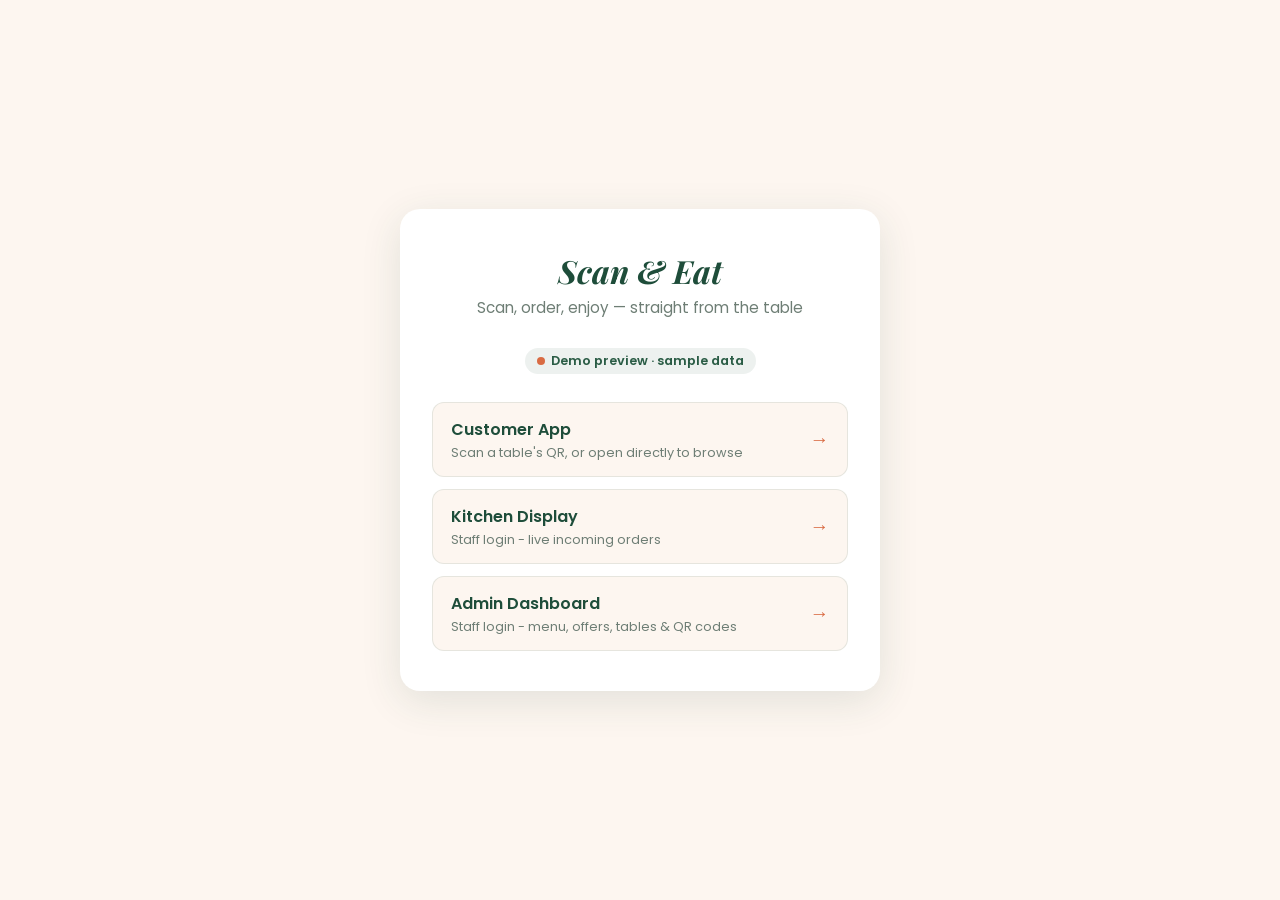
<file: index.html>
<!--
  FILE: index.html
  PURPOSE: A small launcher page at the site root so the bare domain shows the
           three apps (customer / kitchen / admin) instead of a 404. Real
           customers never see it: their QR codes open
           customer/index.html?table=<token> directly.
  LOGIC:   - Colors/fonts match the customer app's theme (customer/css/style.css).
           - Links are RELATIVE so the folder works at a domain root (Vercel)
             or under a sub-path (GitHub Pages project site) unchanged.
           - landing.js reads shared/js/config.js and shows whether the apps
             are in demo mode (no BACKEND_URL) or connected to a backend.
           - No credentials are printed here (it is a public page).
-->
<!DOCTYPE html>
<html lang="en" dir="ltr">
<head>
    <meta charset="UTF-8">
    <meta name="viewport" content="width=device-width, initial-scale=1.0">
    <title>Scan & Eat</title>
    <link rel="preconnect" href="https://fonts.googleapis.com">
    <link rel="preconnect" href="https://fonts.gstatic.com" crossorigin>
    <link href="https://fonts.googleapis.com/css2?family=Poppins:wght@400;500;600;700&family=Playfair+Display:ital,wght@0,600;1,700&display=swap" rel="stylesheet">
    <style>
        :root {
            --bg-warm-cream: #FDF6F0;
            --primary-green: #1E4D3A;
            --secondary-green: #2A5C45;
            --pure-white: #FFFFFF;
            --accent-orange: #D96B43;
            --text-muted: #6E7E75;
        }
        * { box-sizing: border-box; }
        body {
            margin: 0;
            font-family: 'Poppins', sans-serif;
            background: var(--bg-warm-cream);
            color: var(--primary-green);
            min-height: 100vh;
            display: flex;
            align-items: center;
            justify-content: center;
            padding: 24px;
        }
        .card {
            background: var(--pure-white);
            border-radius: 20px;
            max-width: 480px;
            width: 100%;
            padding: 40px 32px;
            box-shadow: 0 10px 40px rgba(30, 77, 58, 0.12);
            text-align: center;
        }
        h1 {
            font-family: 'Playfair Display', serif;
            font-weight: 700;
            font-style: italic;
            font-size: 2rem;
            margin: 0 0 4px;
        }
        .subtitle { color: var(--text-muted); margin: 0 0 28px; font-size: 0.95rem; }
        .status {
            display: inline-flex;
            align-items: center;
            gap: 6px;
            background: rgba(30, 77, 58, 0.08);
            color: var(--secondary-green);
            font-size: 0.8rem;
            font-weight: 600;
            padding: 4px 12px;
            border-radius: 999px;
            margin-bottom: 28px;
        }
        .status::before { content: ""; width: 8px; height: 8px; border-radius: 50%; background: #3fae6a; }
        .status.demo::before { background: var(--accent-orange); }
        .links { display: grid; gap: 12px; text-align: left; }
        a.link {
            display: flex;
            align-items: center;
            justify-content: space-between;
            text-decoration: none;
            color: var(--primary-green);
            background: var(--bg-warm-cream);
            border: 1px solid rgba(30, 77, 58, 0.1);
            border-radius: 12px;
            padding: 14px 18px;
            font-weight: 600;
            transition: transform 0.15s ease, box-shadow 0.15s ease;
        }
        a.link:hover { transform: translateY(-2px); box-shadow: 0 6px 16px rgba(30, 77, 58, 0.1); }
        a.link span.desc { display: block; font-weight: 400; color: var(--text-muted); font-size: 0.8rem; margin-top: 2px; }
        a.link .arrow { color: var(--accent-orange); font-size: 1.2rem; }
    </style>
</head>
<body>
    <div class="card">
        <h1>Scan &amp; Eat</h1>
        <p class="subtitle">Scan, order, enjoy — straight from the table</p>
        <div class="status" id="mode-badge">Frontend</div>
        <div class="links">
            <a class="link" href="customer/index.html">
                <span>Customer App<span class="desc">Scan a table's QR, or open directly to browse</span></span>
                <span class="arrow">&rarr;</span>
            </a>
            <a class="link" href="kitchen/login.html">
                <span>Kitchen Display<span class="desc">Staff login - live incoming orders</span></span>
                <span class="arrow">&rarr;</span>
            </a>
            <a class="link" href="admin/login.html">
                <span>Admin Dashboard<span class="desc">Staff login - menu, offers, tables &amp; QR codes</span></span>
                <span class="arrow">&rarr;</span>
            </a>
        </div>
    </div>
    <script src="shared/js/config.js"></script>
    <script src="landing.js"></script>
</body>
</html>
</file>
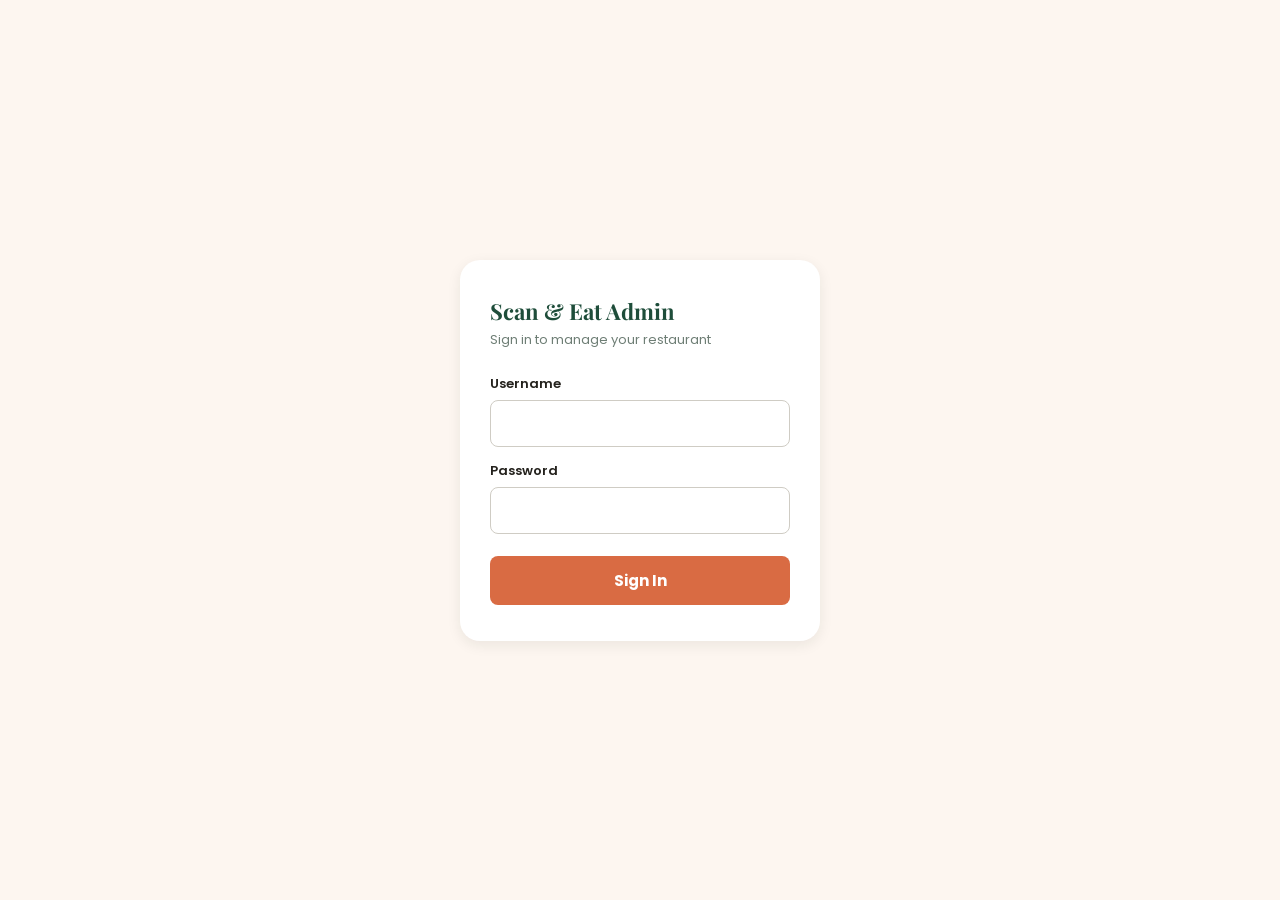
<file: admin/categories.html>
<!--
  FILE: admin/categories.html
  PURPOSE: Category management (add/edit/delete) - per
           05-FRONTEND-ARCHITECTURE.md section 4.
-->
<!DOCTYPE html>
<html lang="en">
<head>
    <meta charset="UTF-8">
    <meta name="viewport" content="width=device-width, initial-scale=1.0">
    <title>Categories - Scan & Eat Admin</title>
    <link rel="stylesheet" href="css/admin.css">
</head>
<body data-page="categories">
    <div class="admin-layout">
        <aside class="sidebar">
            <div class="sidebar-brand">Scan &amp; Eat<span>ADMIN</span></div>
            <nav class="sidebar-nav">
                <a href="dashboard.html" data-page="dashboard">📊 Dashboard</a>
                <a href="products.html" data-page="products">🍔 Products</a>
                <a href="categories.html" data-page="categories">🗂️ Categories</a>
                <a href="offers.html" data-page="offers">🎁 Offers</a>
                <a href="tables.html" data-page="tables">🔗 Tables &amp; QR</a>
            </nav>
            <div class="sidebar-footer">
                <span id="admin-name"></span>
                <button id="logout-btn">Sign Out</button>
            </div>
        </aside>

        <main class="admin-content">
            <h1 class="page-title">Categories</h1>
            <p class="page-subtitle">The sections customers scroll through at the top of the Menu page.</p>

            <div id="demo-mode-banner" hidden><span id="demo-mode-banner-text"></span></div>

            <div class="panel">
                <div class="toolbar">
                    <span></span>
                    <button class="btn btn-primary" id="add-category-btn">+ Add Category</button>
                </div>
                <table class="data-table">
                    <thead><tr><th>Order</th><th>Name</th><th>Image</th><th></th></tr></thead>
                    <tbody id="categories-table-body"></tbody>
                </table>
                <p class="empty-state" id="categories-empty-msg" hidden>No categories yet.</p>
            </div>
        </main>
    </div>

    <div class="modal-backdrop" id="category-modal" hidden>
        <div class="modal-box">
            <h3 id="category-modal-title">Add Category</h3>
            <form id="category-form">
                <input type="hidden" id="category-id">
                <div class="form-field">
                    <label for="category-name">Name</label>
                    <input type="text" id="category-name" required>
                </div>
                <div class="form-field">
                    <label for="category-image">Image URL</label>
                    <input type="url" id="category-image" placeholder="https://...">
                </div>
                <div class="form-field">
                    <label for="category-order">Display Order</label>
                    <input type="number" id="category-order" min="1" step="1" required>
                </div>
                <div class="form-actions">
                    <button type="button" class="btn btn-secondary" id="category-cancel-btn">Cancel</button>
                    <button type="submit" class="btn btn-primary" id="category-save-btn">Save</button>
                </div>
            </form>
        </div>
    </div>

    <script src="../shared/js/config.js"></script>
    <script src="../shared/js/auth.js"></script>
    <script src="../shared/js/api-client.js"></script>
    <script src="js/admin-demo-data.js"></script>
    <script src="js/nav.js"></script>
    <script src="js/categories.js"></script>
</body>
</html>
</file>
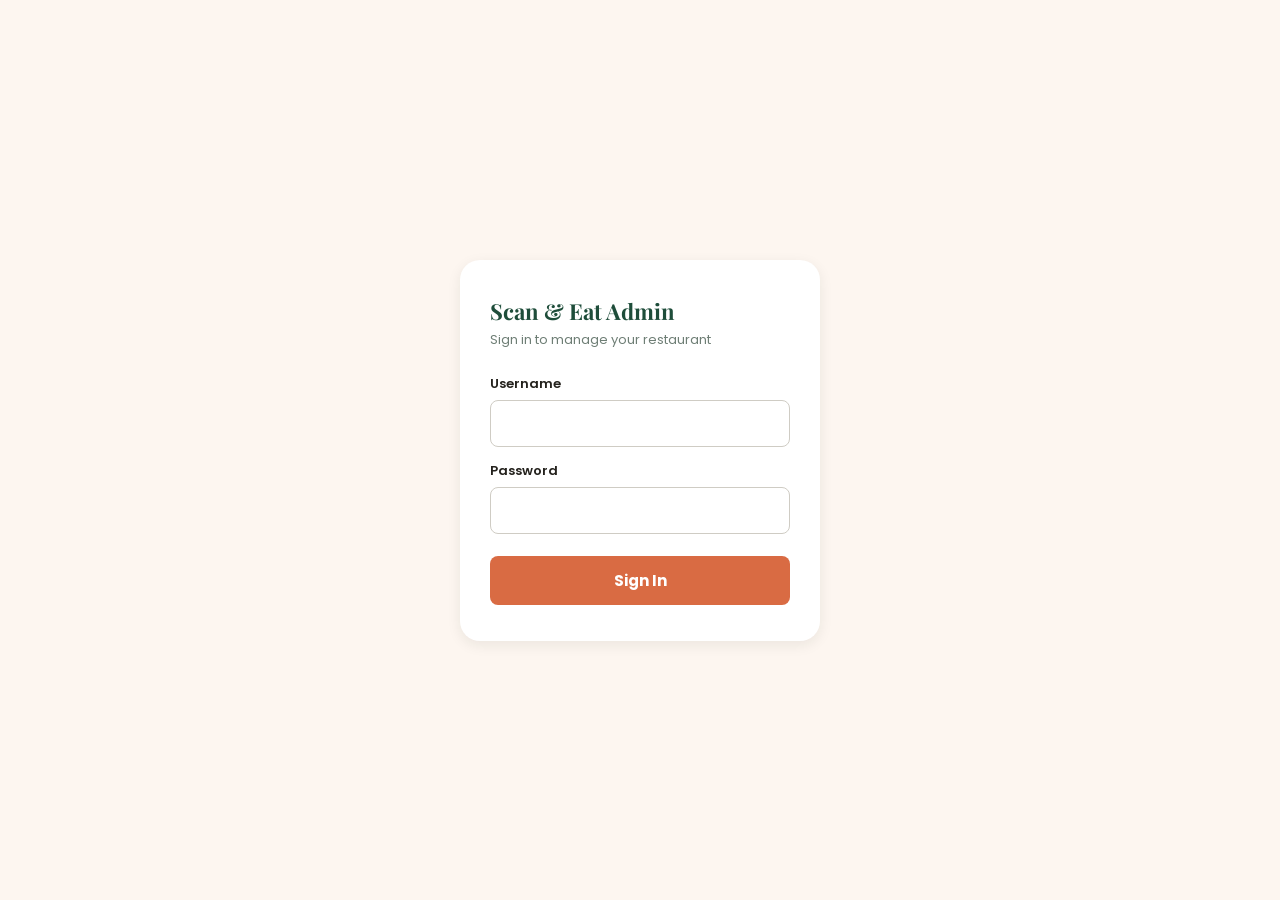
<file: admin/dashboard.html>
<!--
  FILE: admin/dashboard.html
  PURPOSE: Landing page after admin login - summary numbers and best
           sellers, per 05-FRONTEND-ARCHITECTURE.md section 4.
-->
<!DOCTYPE html>
<html lang="en">
<head>
    <meta charset="UTF-8">
    <meta name="viewport" content="width=device-width, initial-scale=1.0">
    <title>Dashboard - Scan & Eat Admin</title>
    <link rel="stylesheet" href="css/admin.css">
</head>
<body data-page="dashboard">
    <div class="admin-layout">
        <aside class="sidebar">
            <div class="sidebar-brand">Scan &amp; Eat<span>ADMIN</span></div>
            <nav class="sidebar-nav">
                <a href="dashboard.html" data-page="dashboard">📊 Dashboard</a>
                <a href="products.html" data-page="products">🍔 Products</a>
                <a href="categories.html" data-page="categories">🗂️ Categories</a>
                <a href="offers.html" data-page="offers">🎁 Offers</a>
                <a href="tables.html" data-page="tables">🔗 Tables &amp; QR</a>
            </nav>
            <div class="sidebar-footer">
                <span id="admin-name"></span>
                <button id="logout-btn">Sign Out</button>
            </div>
        </aside>

        <main class="admin-content">
            <h1 class="page-title">Dashboard</h1>
            <p class="page-subtitle">A quick look at how things are going today.</p>

            <div id="demo-mode-banner" hidden><span id="demo-mode-banner-text"></span></div>

            <div class="tile-row" id="summary-tiles">
                <div class="tile"><div class="tile-label">Orders Today</div><div class="tile-value" id="tile-orders-today">—</div></div>
                <div class="tile"><div class="tile-label">Revenue Today</div><div class="tile-value" id="tile-revenue-today">—</div></div>
                <div class="tile"><div class="tile-label">Avg. Order Value</div><div class="tile-value" id="tile-avg-order">—</div></div>
                <div class="tile"><div class="tile-label">Active Tables</div><div class="tile-value" id="tile-active-tables">—</div></div>
            </div>

            <div class="panel">
                <h2>🔥 Best Sellers (last 30 days)</h2>
                <table class="data-table">
                    <thead><tr><th>Product</th><th>Category</th><th>Orders</th><th>Price</th></tr></thead>
                    <tbody id="best-sellers-body"></tbody>
                </table>
            </div>
        </main>
    </div>

    <script src="../shared/js/config.js"></script>
    <script src="../shared/js/auth.js"></script>
    <script src="../shared/js/api-client.js"></script>
    <script src="js/admin-demo-data.js"></script>
    <script src="js/nav.js"></script>
    <script src="js/dashboard.js"></script>
</body>
</html>
</file>
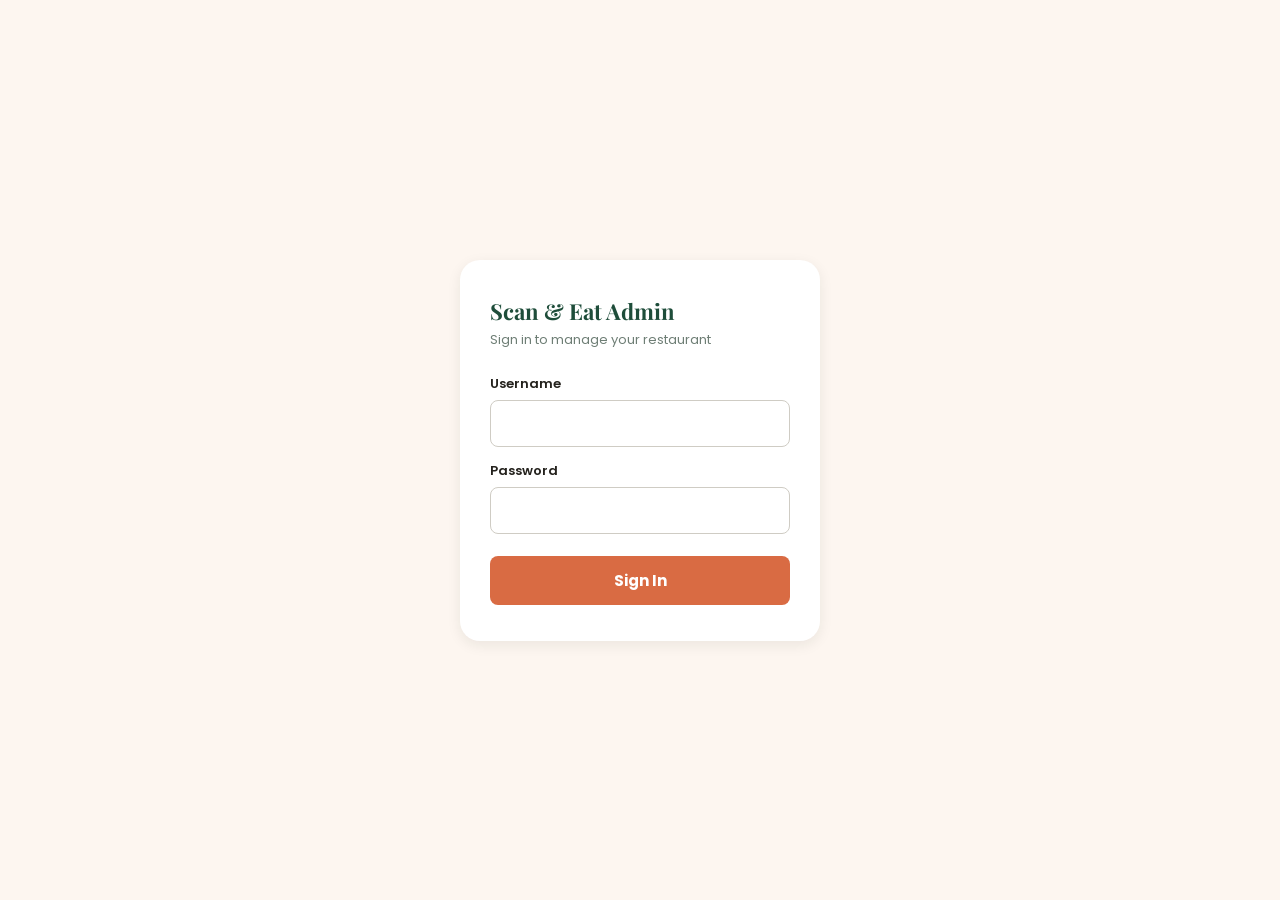
<file: admin/login.html>
<!--
  FILE: admin/login.html
  PURPOSE: Admin sign-in. Same pattern as kitchen/login.html (shared
           shared/js/login-form.js), but the demo account carries the
           Admin role, and a successful real login must also carry the
           Admin role specifically per 08-API-CONTRACT.md's Auth column -
           enforced by Auth.guardPage({requireRole:"Admin"}) on every other
           admin page, not here.
-->
<!DOCTYPE html>
<html lang="en">
<head>
    <meta charset="UTF-8">
    <meta name="viewport" content="width=device-width, initial-scale=1.0">
    <title>Admin Login - Scan & Eat</title>
    <link rel="stylesheet" href="css/admin.css">
</head>
<body>
    <div class="login-page">
        <div class="login-card">
            <h1>Scan & Eat Admin</h1>
            <p class="subtitle">Sign in to manage your restaurant</p>

            <form id="login-form">
                <label for="username">Username</label>
                <input type="text" id="username" autocomplete="username" required>

                <label for="password">Password</label>
                <input type="password" id="password" autocomplete="current-password" required>

                <div id="login-error" hidden></div>

                <button type="submit">Sign In</button>
            </form>
        </div>
    </div>

    <script src="../shared/js/config.js"></script>
    <script src="../shared/js/auth.js"></script>
    <script src="../shared/js/api-client.js"></script>
    <script src="../shared/js/login-form.js"></script>
    <script src="js/login-init.js"></script>
</body>
</html>
</file>
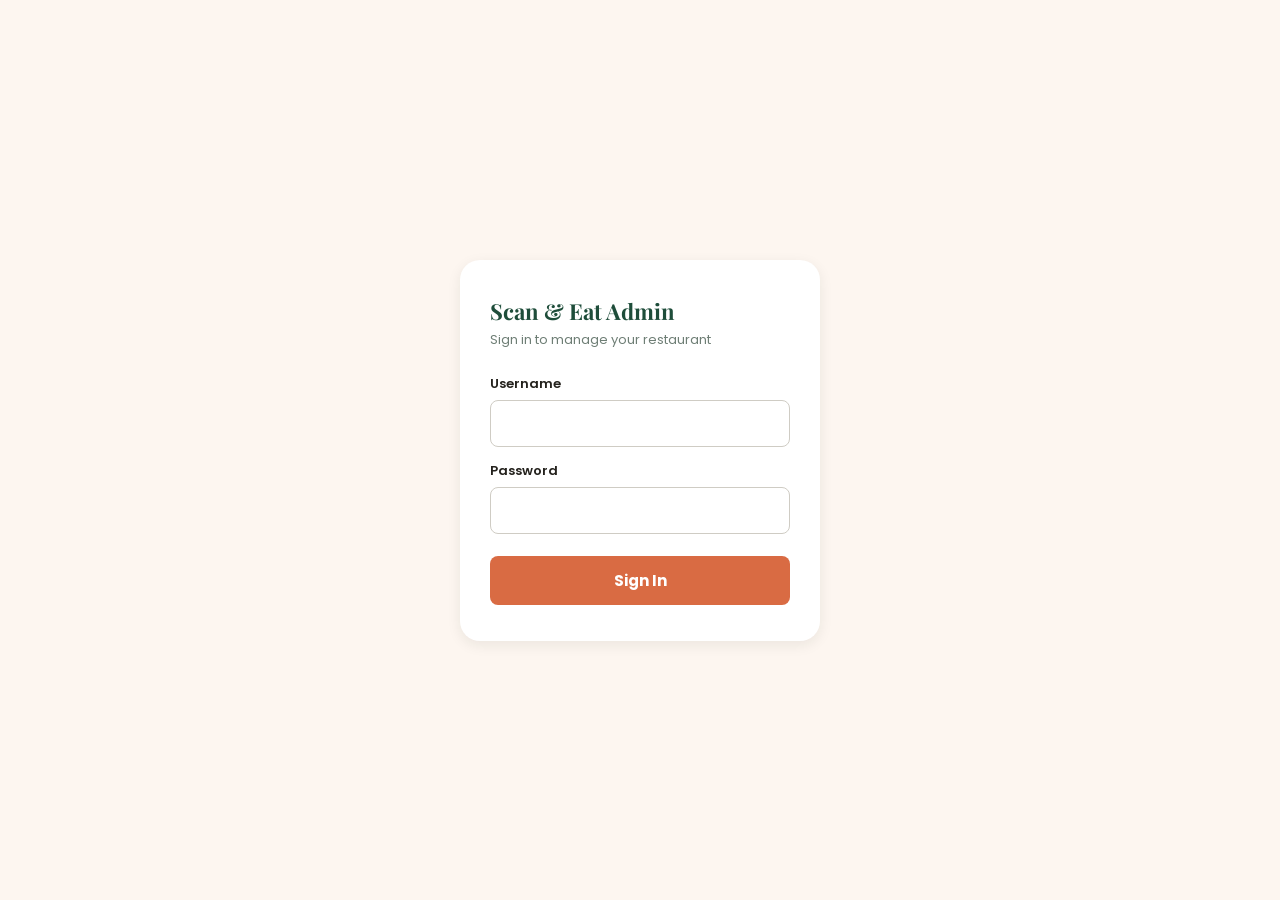
<file: admin/offers.html>
<!--
  FILE: admin/offers.html
  PURPOSE: Combo offer management, including the IsFeatured flag that
           controls the "Best Offer" highlight card on the customer Menu
           page - see 03-DATABASE-SCHEMA.md's Offer.IsFeatured.
-->
<!DOCTYPE html>
<html lang="en">
<head>
    <meta charset="UTF-8">
    <meta name="viewport" content="width=device-width, initial-scale=1.0">
    <title>Offers - Scan & Eat Admin</title>
    <link rel="stylesheet" href="css/admin.css">
</head>
<body data-page="offers">
    <div class="admin-layout">
        <aside class="sidebar">
            <div class="sidebar-brand">Scan &amp; Eat<span>ADMIN</span></div>
            <nav class="sidebar-nav">
                <a href="dashboard.html" data-page="dashboard">📊 Dashboard</a>
                <a href="products.html" data-page="products">🍔 Products</a>
                <a href="categories.html" data-page="categories">🗂️ Categories</a>
                <a href="offers.html" data-page="offers">🎁 Offers</a>
                <a href="tables.html" data-page="tables">🔗 Tables &amp; QR</a>
            </nav>
            <div class="sidebar-footer">
                <span id="admin-name"></span>
                <button id="logout-btn">Sign Out</button>
            </div>
        </aside>

        <main class="admin-content">
            <h1 class="page-title">Offers</h1>
            <p class="page-subtitle">Combo deals shown on the Offers page. Exactly one can be featured on the Menu page at a time.</p>

            <div id="demo-mode-banner" hidden><span id="demo-mode-banner-text"></span></div>

            <div class="panel">
                <div class="toolbar">
                    <span></span>
                    <button class="btn btn-primary" id="add-offer-btn">+ Add Offer</button>
                </div>
                <table class="data-table">
                    <thead><tr><th>Title</th><th>Price</th><th>Status</th><th>Featured</th><th></th></tr></thead>
                    <tbody id="offers-table-body"></tbody>
                </table>
                <p class="empty-state" id="offers-empty-msg" hidden>No offers yet.</p>
            </div>
        </main>
    </div>

    <div class="modal-backdrop" id="offer-modal" hidden>
        <div class="modal-box">
            <h3 id="offer-modal-title">Add Offer</h3>
            <form id="offer-form">
                <input type="hidden" id="offer-id">
                <div class="form-field">
                    <label for="offer-title">Title</label>
                    <input type="text" id="offer-title" required>
                </div>
                <div class="form-field">
                    <label for="offer-description">Description</label>
                    <textarea id="offer-description" required></textarea>
                </div>
                <div class="form-field">
                    <label for="offer-old-price">Old Price (EGP)</label>
                    <input type="number" id="offer-old-price" min="1" step="1" required>
                </div>
                <div class="form-field">
                    <label for="offer-new-price">New Price (EGP)</label>
                    <input type="number" id="offer-new-price" min="1" step="1" required>
                </div>
                <div class="checkbox-field">
                    <input type="checkbox" id="offer-active">
                    <label for="offer-active" style="margin:0;">Active (visible on the Offers page)</label>
                </div>
                <div class="checkbox-field">
                    <input type="checkbox" id="offer-featured">
                    <label for="offer-featured" style="margin:0;">Featured (shown as "Best Offer" on the Menu page)</label>
                </div>
                <div class="form-actions">
                    <button type="button" class="btn btn-secondary" id="offer-cancel-btn">Cancel</button>
                    <button type="submit" class="btn btn-primary" id="offer-save-btn">Save</button>
                </div>
            </form>
        </div>
    </div>

    <script src="../shared/js/config.js"></script>
    <script src="../shared/js/auth.js"></script>
    <script src="../shared/js/api-client.js"></script>
    <script src="js/admin-demo-data.js"></script>
    <script src="js/nav.js"></script>
    <script src="js/offers.js"></script>
</body>
</html>
</file>
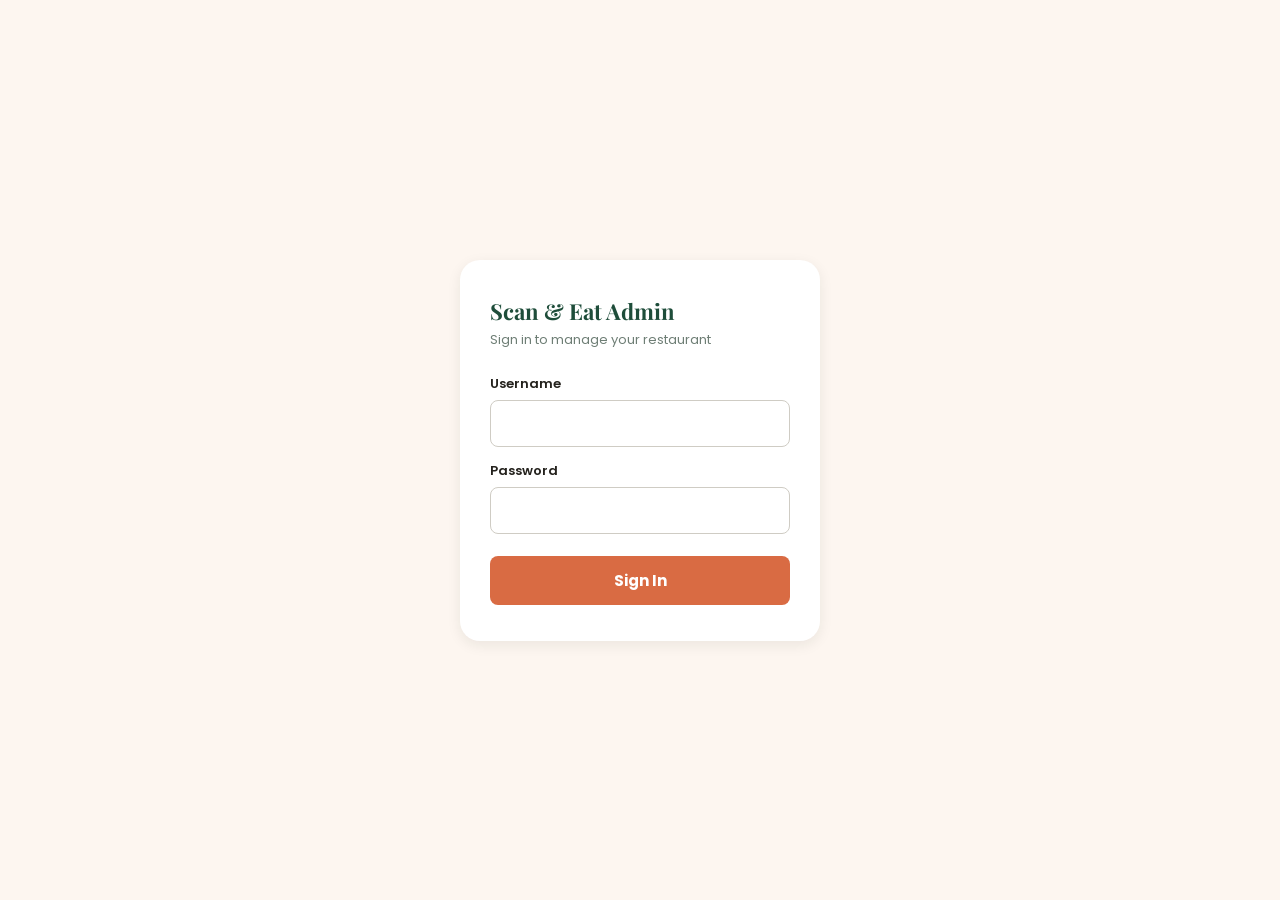
<file: admin/products.html>
<!--
  FILE: admin/products.html
  PURPOSE: Product catalog management - table, add/edit modal, and the
           one-tap Sold Out toggle, per 05-FRONTEND-ARCHITECTURE.md
           section 4 and PATCH /api/admin/products/{id}/availability in
           08-API-CONTRACT.md.
-->
<!DOCTYPE html>
<html lang="en">
<head>
    <meta charset="UTF-8">
    <meta name="viewport" content="width=device-width, initial-scale=1.0">
    <title>Products - Scan & Eat Admin</title>
    <link rel="stylesheet" href="css/admin.css">
</head>
<body data-page="products">
    <div class="admin-layout">
        <aside class="sidebar">
            <div class="sidebar-brand">Scan &amp; Eat<span>ADMIN</span></div>
            <nav class="sidebar-nav">
                <a href="dashboard.html" data-page="dashboard">📊 Dashboard</a>
                <a href="products.html" data-page="products">🍔 Products</a>
                <a href="categories.html" data-page="categories">🗂️ Categories</a>
                <a href="offers.html" data-page="offers">🎁 Offers</a>
                <a href="tables.html" data-page="tables">🔗 Tables &amp; QR</a>
            </nav>
            <div class="sidebar-footer">
                <span id="admin-name"></span>
                <button id="logout-btn">Sign Out</button>
            </div>
        </aside>

        <main class="admin-content">
            <h1 class="page-title">Products</h1>
            <p class="page-subtitle">Everything on the menu. Toggle a switch to mark something sold out instantly.</p>

            <div id="demo-mode-banner" hidden><span id="demo-mode-banner-text"></span></div>

            <div class="panel">
                <div class="toolbar">
                    <input type="text" id="product-search" placeholder="Search products..." style="padding:9px 12px;border:1px solid var(--gray-300);border-radius:var(--radius-sm);font-size:13px;width:220px;">
                    <button class="btn btn-primary" id="add-product-btn">+ Add Product</button>
                </div>
                <table class="data-table">
                    <thead>
                        <tr><th>Product</th><th>Category</th><th>Price</th><th>Available</th><th></th></tr>
                    </thead>
                    <tbody id="products-table-body"></tbody>
                </table>
                <p class="empty-state" id="products-empty-msg" hidden>No products match your search.</p>
            </div>
        </main>
    </div>

    <div class="modal-backdrop" id="product-modal" hidden>
        <div class="modal-box">
            <h3 id="product-modal-title">Add Product</h3>
            <form id="product-form">
                <input type="hidden" id="product-id">
                <div class="form-field">
                    <label for="product-name">Name</label>
                    <input type="text" id="product-name" required>
                </div>
                <div class="form-field">
                    <label for="product-category">Category</label>
                    <select id="product-category" required></select>
                </div>
                <div class="form-field">
                    <label for="product-price">Price (EGP)</label>
                    <input type="number" id="product-price" min="1" step="1" required>
                </div>
                <div class="form-field">
                    <label for="product-description">Description</label>
                    <textarea id="product-description" required></textarea>
                </div>
                <div class="form-field">
                    <label for="product-image">Image URL</label>
                    <input type="url" id="product-image" placeholder="https://...">
                </div>
                <div class="form-actions">
                    <button type="button" class="btn btn-secondary" id="product-cancel-btn">Cancel</button>
                    <button type="submit" class="btn btn-primary" id="product-save-btn">Save</button>
                </div>
            </form>
        </div>
    </div>

    <script src="../shared/js/config.js"></script>
    <script src="../shared/js/auth.js"></script>
    <script src="../shared/js/api-client.js"></script>
    <script src="js/admin-demo-data.js"></script>
    <script src="js/nav.js"></script>
    <script src="js/products.js"></script>
</body>
</html>
</file>
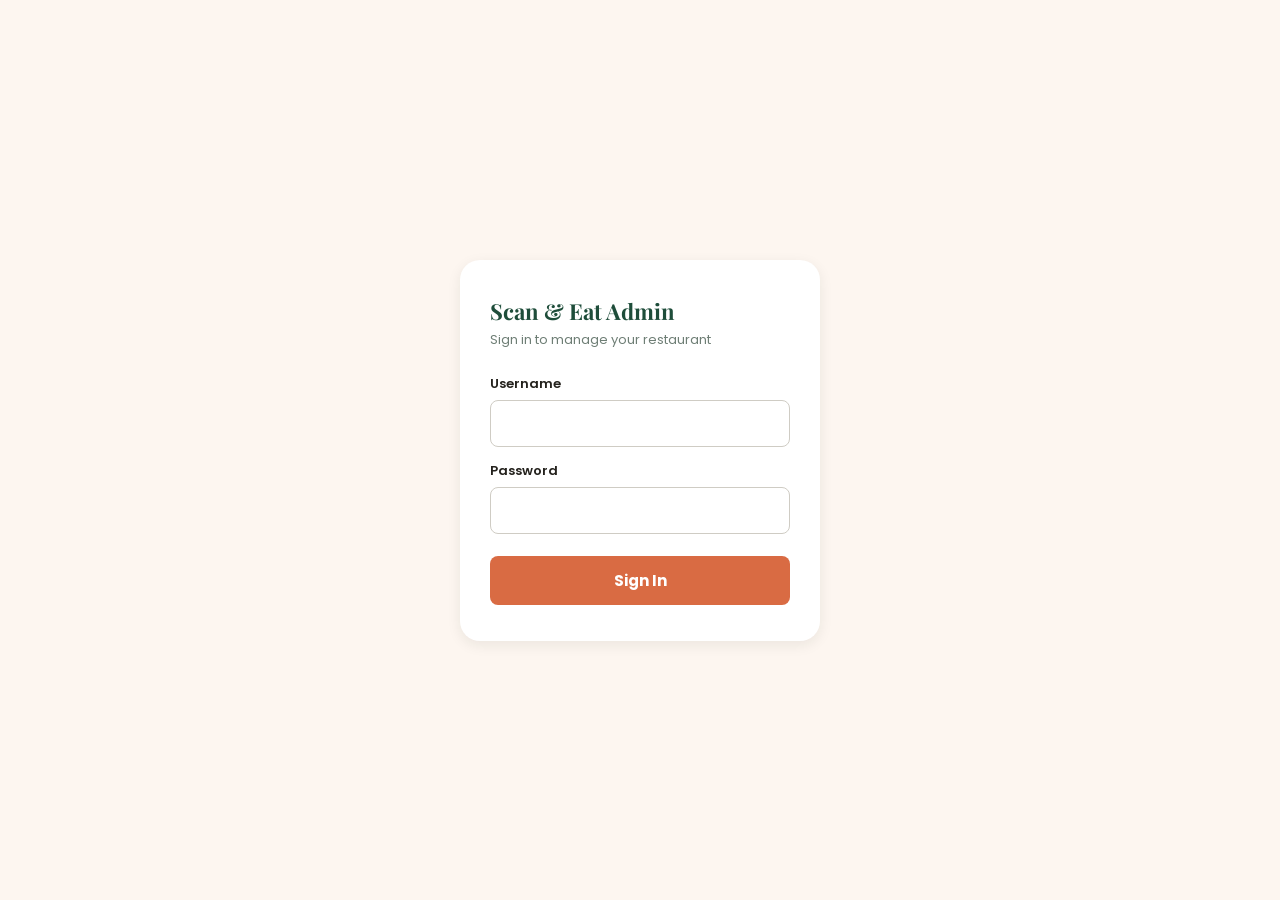
<file: admin/tables.html>
<!--
  FILE: admin/tables.html
  PURPOSE: Table management and the printable QR code per table, per
           06-QR-CODE-AND-TABLE-FLOW.md and
           GET /api/admin/tables/{id}/qr-code in 08-API-CONTRACT.md.
-->
<!DOCTYPE html>
<html lang="en">
<head>
    <meta charset="UTF-8">
    <meta name="viewport" content="width=device-width, initial-scale=1.0">
    <title>Tables & QR - Scan & Eat Admin</title>
    <link rel="stylesheet" href="css/admin.css">
</head>
<body data-page="tables">
    <div class="admin-layout">
        <aside class="sidebar">
            <div class="sidebar-brand">Scan &amp; Eat<span>ADMIN</span></div>
            <nav class="sidebar-nav">
                <a href="dashboard.html" data-page="dashboard">📊 Dashboard</a>
                <a href="products.html" data-page="products">🍔 Products</a>
                <a href="categories.html" data-page="categories">🗂️ Categories</a>
                <a href="offers.html" data-page="offers">🎁 Offers</a>
                <a href="tables.html" data-page="tables">🔗 Tables &amp; QR</a>
            </nav>
            <div class="sidebar-footer">
                <span id="admin-name"></span>
                <button id="logout-btn">Sign Out</button>
            </div>
        </aside>

        <main class="admin-content">
            <h1 class="page-title">Tables &amp; QR Codes</h1>
            <p class="page-subtitle">Each table gets its own unguessable QR link - see 06-QR-CODE-AND-TABLE-FLOW.md.</p>

            <div id="demo-mode-banner" hidden><span id="demo-mode-banner-text"></span></div>

            <div class="panel">
                <div class="toolbar">
                    <form id="add-table-form" style="display:flex;gap:8px;">
                        <input type="text" id="new-table-number" placeholder="Table number, e.g. 06" required style="padding:9px 12px;border:1px solid var(--gray-300);border-radius:var(--radius-sm);font-size:13px;">
                        <button type="submit" class="btn btn-primary">+ Add Table</button>
                    </form>
                </div>
                <table class="data-table">
                    <thead><tr><th>Table</th><th>Status</th><th>QR</th><th></th></tr></thead>
                    <tbody id="tables-table-body"></tbody>
                </table>
            </div>
        </main>
    </div>

    <div class="modal-backdrop" id="qr-modal" hidden>
        <div class="modal-box" style="text-align:center;">
            <h3 id="qr-modal-title">Table QR Code</h3>
            <div class="qr-box" style="width:220px;height:220px;margin:0 auto 14px;" id="qr-image-wrapper">
                <span>Loading…</span>
            </div>
            <p id="qr-demo-note" style="font-size:12px;color:var(--brand-text-muted);margin-bottom:14px;" hidden>
                Demo placeholder pattern - not a real scannable code. The real one is generated
                server-side by QRCoder once the backend is running.
            </p>
            <div class="form-actions" style="justify-content:center;">
                <a id="qr-download-btn" class="btn btn-secondary" download>Download</a>
                <button type="button" class="btn btn-secondary" id="qr-print-btn">Print</button>
                <button type="button" class="btn btn-primary" id="qr-close-btn">Close</button>
            </div>
        </div>
    </div>

    <script src="../shared/js/config.js"></script>
    <script src="../shared/js/auth.js"></script>
    <script src="../shared/js/api-client.js"></script>
    <script src="js/admin-demo-data.js"></script>
    <script src="js/nav.js"></script>
    <script src="js/tables.js"></script>
</body>
</html>
</file>
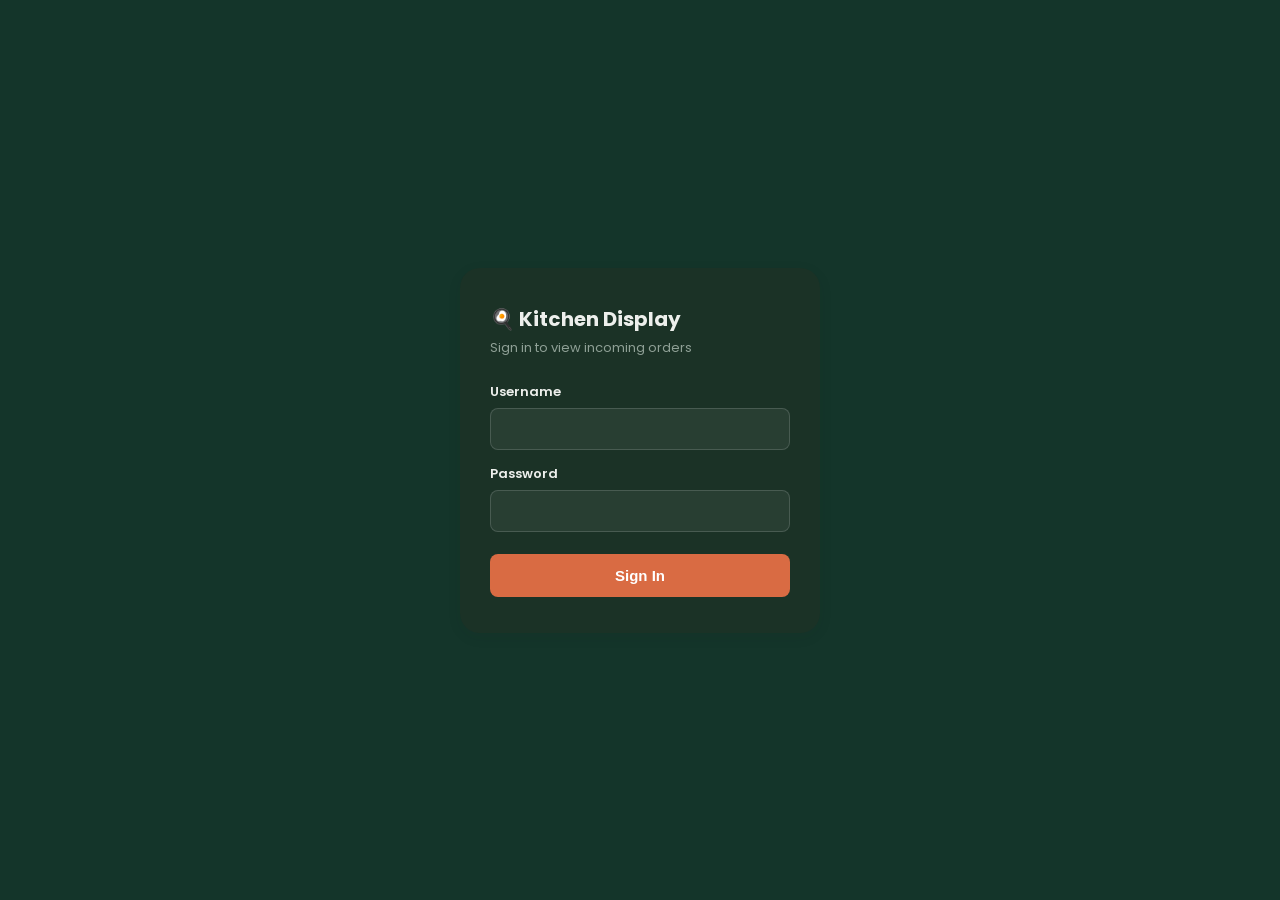
<file: kitchen/login.html>
<!--
  FILE: kitchen/login.html
  PURPOSE: Staff sign-in for the Kitchen Display. Posts to
           POST /api/auth/login via shared/js/login-form.js and stores the
           returned JWT, per 05-FRONTEND-ARCHITECTURE.md section 3.
-->
<!DOCTYPE html>
<html lang="en">
<head>
    <meta charset="UTF-8">
    <meta name="viewport" content="width=device-width, initial-scale=1.0">
    <title>Kitchen Login - Scan & Eat</title>
    <link rel="stylesheet" href="css/kitchen.css">
</head>
<body>
    <div class="login-page">
        <div class="login-card">
            <h1>🍳 Kitchen Display</h1>
            <p class="subtitle">Sign in to view incoming orders</p>

            <form id="login-form">
                <label for="username">Username</label>
                <input type="text" id="username" autocomplete="username" required>

                <label for="password">Password</label>
                <input type="password" id="password" autocomplete="current-password" required>

                <div id="login-error" hidden></div>

                <button type="submit">Sign In</button>
            </form>
        </div>
    </div>

    <script src="../shared/js/config.js"></script>
    <script src="../shared/js/auth.js"></script>
    <script src="../shared/js/api-client.js"></script>
    <script src="../shared/js/login-form.js"></script>
    <script src="js/login-init.js"></script>
</body>
</html>
</file>
<file: admin/css/admin.css>
/*
  FILE: admin/css/admin.css
  PURPOSE: Visual styling for the Admin Dashboard (all 5 pages).
  DESIGN RATIONALE: Unlike the Kitchen Display's dark operational theme,
           Admin stays light - the person using it (the owner/manager) sits
           with it for long stretches doing data entry and wants low eye
           strain, not urgency. It keeps the customer app's cream/green/
           orange brand family and the same type pairing (Playfair for
           page titles, Poppins for everything else) for continuity, but is
           restructured into the sidebar-plus-content layout a back-office
           tool needs: a persistent nav rail, and content built from
           tables/forms/cards rather than swipeable rows.
*/

@import url('https://fonts.googleapis.com/css2?family=Poppins:wght@400;500;600;700&family=Playfair+Display:wght@600;700&display=swap');
@import url('../../shared/css/tokens.css');

* { box-sizing: border-box; margin: 0; padding: 0; }

body {
    font-family: 'Poppins', sans-serif;
    background-color: var(--brand-cream);
    color: var(--gray-900);
}

.admin-layout {
    display: flex;
    min-height: 100vh;
}

/* ---------------- Sidebar ---------------- */
.sidebar {
    width: 220px;
    flex-shrink: 0;
    background-color: var(--brand-green);
    color: white;
    display: flex;
    flex-direction: column;
    padding: 22px 0;
    position: sticky;
    top: 0;
    height: 100vh;
}

.sidebar-brand {
    font-family: 'Playfair Display', serif;
    font-size: 19px;
    font-weight: 700;
    padding: 0 20px 22px;
}
.sidebar-brand span { color: var(--brand-orange); display: block; font-size: 13px; font-family: 'Poppins', sans-serif; font-weight: 600; letter-spacing: 1px; }

.sidebar-nav {
    display: flex;
    flex-direction: column;
    gap: 2px;
    flex: 1;
}

.sidebar-nav a {
    color: rgba(255, 255, 255, 0.75);
    text-decoration: none;
    padding: 12px 20px;
    font-size: 14px;
    font-weight: 500;
    border-left: 3px solid transparent;
}
.sidebar-nav a:hover { background: rgba(255, 255, 255, 0.06); color: white; }
.sidebar-nav a.active {
    background: rgba(255, 255, 255, 0.1);
    border-left-color: var(--brand-orange);
    color: white;
    font-weight: 700;
}

.sidebar-footer {
    padding: 16px 20px 0;
    border-top: 1px solid rgba(255, 255, 255, 0.12);
    margin-top: 16px;
    font-size: 13px;
}
#admin-name { display: block; opacity: 0.8; margin-bottom: 10px; }
.sidebar-footer #logout-btn {
    width: 100%;
    background: rgba(255, 255, 255, 0.1);
    color: white;
    border: none;
    padding: 9px;
    border-radius: var(--radius-sm);
    cursor: pointer;
    font-weight: 600;
}
.sidebar-footer #logout-btn:hover { background: rgba(255, 255, 255, 0.2); }

/* ---------------- Content area ---------------- */
.admin-content {
    flex: 1;
    padding: 28px 34px 60px;
    max-width: 1100px;
}

.page-title {
    font-family: 'Playfair Display', serif;
    font-size: 26px;
    font-weight: 700;
    margin-bottom: 4px;
}
.page-subtitle { color: var(--brand-text-muted); font-size: 14px; margin-bottom: 24px; }

#demo-mode-banner {
    background-color: #FFF4E5;
    color: #92580B;
    border: 1px solid #F3D9A8;
    border-radius: var(--radius-sm);
    padding: 10px 16px;
    font-size: 13px;
    font-weight: 600;
    margin-bottom: 20px;
}
#demo-mode-banner[hidden] { display: none; }

/* ---------------- Cards / dashboard tiles ---------------- */
.tile-row {
    display: grid;
    grid-template-columns: repeat(auto-fit, minmax(180px, 1fr));
    gap: 16px;
    margin-bottom: 28px;
}
.tile {
    background: white;
    border-radius: var(--radius-md);
    padding: 18px 20px;
    box-shadow: var(--shadow-card);
}
.tile .tile-label { font-size: 12px; color: var(--brand-text-muted); font-weight: 600; text-transform: uppercase; letter-spacing: 0.5px; }
.tile .tile-value { font-size: 26px; font-weight: 700; color: var(--brand-green); margin-top: 6px; }

.panel {
    background: white;
    border-radius: var(--radius-md);
    padding: 22px;
    box-shadow: var(--shadow-card);
    margin-bottom: 22px;
}
.panel h2 { font-size: 16px; margin-bottom: 14px; }

/* ---------------- Buttons ---------------- */
.btn {
    display: inline-flex;
    align-items: center;
    gap: 6px;
    border: none;
    border-radius: var(--radius-sm);
    padding: 9px 16px;
    font-weight: 600;
    font-size: 13px;
    cursor: pointer;
    font-family: inherit;
}
.btn-primary { background: var(--brand-orange); color: white; }
.btn-primary:hover { filter: brightness(1.06); }
.btn-secondary { background: var(--gray-100); color: var(--gray-900); }
.btn-secondary:hover { background: var(--gray-200); }
.btn-danger { background: #FBEAEA; color: #A13A3A; }
.btn-danger:hover { background: #F6D8D8; }
.btn-sm { padding: 5px 10px; font-size: 12px; }
.btn:disabled { opacity: 0.5; cursor: default; }

.toolbar { display: flex; justify-content: space-between; align-items: center; margin-bottom: 16px; flex-wrap: wrap; gap: 10px; }

/* ---------------- Tables ---------------- */
table.data-table { width: 100%; border-collapse: collapse; font-size: 13px; }
table.data-table th {
    text-align: left;
    padding: 10px 12px;
    color: var(--brand-text-muted);
    font-weight: 600;
    font-size: 12px;
    text-transform: uppercase;
    letter-spacing: 0.4px;
    border-bottom: 2px solid var(--gray-100);
}
table.data-table td { padding: 12px; border-bottom: 1px solid var(--gray-100); vertical-align: middle; }
table.data-table tr:last-child td { border-bottom: none; }
.row-actions { display: flex; gap: 6px; }

.empty-state { text-align: center; padding: 40px 20px; color: var(--brand-text-muted); font-size: 14px; }

/* ---------------- Badges / toggles ---------------- */
.badge { display: inline-block; padding: 3px 10px; border-radius: 20px; font-size: 11px; font-weight: 700; }
.badge-available { background: var(--status-ready-bg); color: var(--status-ready-fg); }
.badge-sold-out { background: var(--status-cancelled-bg); color: var(--status-cancelled-fg); }
.badge-active { background: var(--status-ready-bg); color: var(--status-ready-fg); }
.badge-inactive { background: var(--gray-100); color: var(--gray-500); }
.badge-featured { background: var(--status-preparation-bg); color: var(--status-preparation-fg); }

.toggle-switch { position: relative; display: inline-block; width: 40px; height: 22px; }
.toggle-switch input { opacity: 0; width: 0; height: 0; }
.toggle-slider {
    position: absolute; cursor: pointer; inset: 0;
    background-color: var(--gray-300); border-radius: 22px; transition: 0.15s;
}
.toggle-slider::before {
    content: ""; position: absolute; height: 16px; width: 16px; left: 3px; bottom: 3px;
    background-color: white; border-radius: 50%; transition: 0.15s;
}
.toggle-switch input:checked + .toggle-slider { background-color: var(--brand-green-soft); }
.toggle-switch input:checked + .toggle-slider::before { transform: translateX(18px); }

/* ---------------- Forms / modal ---------------- */
.modal-backdrop {
    position: fixed; inset: 0; background: rgba(20, 30, 25, 0.45);
    display: flex; align-items: center; justify-content: center; padding: 20px; z-index: 1000;
}
.modal-backdrop[hidden] { display: none; }
.modal-box {
    background: white; border-radius: var(--radius-lg); padding: 26px; width: 100%; max-width: 420px;
    max-height: 90vh; overflow-y: auto;
}
.modal-box h3 { font-size: 17px; margin-bottom: 16px; }

.form-field { margin-bottom: 14px; }
.form-field label { display: block; font-size: 12px; font-weight: 600; margin-bottom: 5px; color: var(--gray-700); }
.form-field input, .form-field select, .form-field textarea {
    width: 100%; padding: 9px 11px; border: 1px solid var(--gray-300); border-radius: var(--radius-sm);
    font-size: 13px; font-family: inherit;
}
.form-field textarea { resize: vertical; min-height: 60px; }
.checkbox-field { display: flex; align-items: center; gap: 8px; font-size: 13px; margin-bottom: 12px; }
.form-actions { display: flex; justify-content: flex-end; gap: 8px; margin-top: 18px; }

/* ---------------- QR / Tables page ---------------- */
.qr-box {
    background: var(--gray-50); border: 1px dashed var(--gray-300); border-radius: var(--radius-sm);
    width: 120px; height: 120px; display: flex; align-items: center; justify-content: center;
    font-size: 11px; color: var(--gray-500); text-align: center; padding: 6px;
}
.qr-box img { width: 100%; height: 100%; object-fit: contain; }

/* ---------------- Login page (mirrors kitchen's, admin-toned) ---------------- */
.login-page { min-height: 100vh; display: flex; align-items: center; justify-content: center; padding: 20px; background: var(--brand-cream); }
.login-card { background: white; padding: 36px 30px; border-radius: var(--radius-lg); width: 100%; max-width: 360px; box-shadow: var(--shadow-card); }
.login-card h1 { font-family: 'Playfair Display', serif; font-size: 22px; margin-bottom: 4px; color: var(--brand-green); }
.login-card .subtitle { color: var(--brand-text-muted); font-size: 13px; margin-bottom: 24px; }
.login-card label { display: block; font-size: 13px; font-weight: 600; margin-bottom: 6px; margin-top: 14px; }
.login-card input { width: 100%; padding: 12px 14px; border-radius: var(--radius-sm); border: 1px solid var(--gray-300); font-size: 14px; font-family: inherit; }
.login-card input:focus { outline: 2px solid var(--brand-orange); }
.login-card button[type="submit"] {
    width: 100%; margin-top: 22px; background: var(--brand-orange); color: white; border: none;
    padding: 13px; border-radius: var(--radius-sm); font-weight: 700; font-size: 15px; cursor: pointer; font-family: inherit;
}
.login-card button[type="submit"]:disabled { opacity: 0.6; cursor: default; }
#login-error { background: #FBEAEA; color: #A13A3A; padding: 10px 12px; border-radius: var(--radius-sm); font-size: 13px; margin-top: 16px; }
#login-error[hidden] { display: none; }
.demo-credentials-hint { margin-top: 20px; font-size: 12px; color: var(--brand-text-muted); background: var(--gray-50); padding: 10px 12px; border-radius: var(--radius-sm); }

@media (max-width: 720px) {
    .admin-layout { flex-direction: column; }
    .sidebar { width: 100%; height: auto; position: static; flex-direction: row; align-items: center; flex-wrap: wrap; padding: 12px; }
    .sidebar-brand { padding: 0 12px 0 0; }
    .sidebar-nav { flex-direction: row; flex-wrap: wrap; }
    .sidebar-footer { border-top: none; margin: 0 0 0 auto; padding: 0; display: flex; align-items: center; gap: 10px; }
    #admin-name { margin-bottom: 0; }
    .admin-content { padding: 20px; }
}
</file>
<file: kitchen/css/kitchen.css>
/*
  FILE: kitchen/css/kitchen.css
  PURPOSE: Visual styling for the Kitchen Display System.
  DESIGN RATIONALE: Deliberately NOT the customer app's warm cream theme.
           A KDS is read at a glance, from a few feet away, often under
           harsh kitchen lighting or steam - so this uses a dark, high-
           contrast surface (reduces glare, easier on the eyes across a
           long shift) with oversized type and strong per-status color
           coding, while keeping the same green/orange brand family and
           the same Poppins typeface as the customer app so it still reads
           as the same product, not a different one bolted on. Admin gets
           its own, different rationale - see the header comment in
           admin/css/admin.css.
*/

@import url('https://fonts.googleapis.com/css2?family=Poppins:wght@400;500;600;700;800&display=swap');
@import url('../../shared/css/tokens.css');

* { box-sizing: border-box; margin: 0; padding: 0; }

body {
    font-family: 'Poppins', sans-serif;
    background-color: var(--brand-green-deep);
    color: #EDEFEC;
    min-height: 100vh;
}

/* ---------------- Top bar ---------------- */
.kds-topbar {
    display: flex;
    align-items: center;
    justify-content: space-between;
    padding: 16px 24px;
    background-color: var(--brand-green);
    border-bottom: 3px solid var(--brand-orange);
    flex-wrap: wrap;
    gap: 12px;
}

.kds-topbar .brand {
    font-size: 20px;
    font-weight: 800;
    letter-spacing: 0.3px;
}

.kds-topbar .brand span { color: var(--brand-orange); }

.topbar-right {
    display: flex;
    align-items: center;
    gap: 16px;
    font-size: 14px;
}

#connection-indicator { font-weight: 600; }

#logout-btn {
    background: rgba(255, 255, 255, 0.12);
    color: white;
    border: none;
    padding: 8px 16px;
    border-radius: var(--radius-sm);
    cursor: pointer;
    font-weight: 600;
}
#logout-btn:hover { background: rgba(255, 255, 255, 0.22); }

/* ---------------- Demo banner ---------------- */
#demo-mode-banner {
    background-color: #3A2E12;
    color: #FFD48A;
    padding: 10px 24px;
    font-size: 13px;
    font-weight: 600;
    text-align: center;
    display: flex;
    align-items: center;
    justify-content: center;
    gap: 12px;
    flex-wrap: wrap;
}
#demo-mode-banner[hidden] { display: none; }

#simulate-order-btn {
    margin-left: 12px;
    background: var(--brand-orange);
    color: white;
    border: none;
    padding: 4px 12px;
    border-radius: 20px;
    font-size: 12px;
    font-weight: 700;
    cursor: pointer;
}
#simulate-order-btn[hidden] { display: none; }

/* ---------------- Filter tabs ---------------- */
.filter-tabs {
    display: flex;
    gap: 8px;
    padding: 16px 24px 0;
    flex-wrap: wrap;
}

.filter-tab {
    background: rgba(255, 255, 255, 0.06);
    color: #C7D0CA;
    border: 1px solid rgba(255, 255, 255, 0.12);
    padding: 8px 18px;
    border-radius: 20px;
    font-weight: 600;
    font-size: 13px;
    cursor: pointer;
}
.filter-tab.active {
    background: var(--brand-orange);
    border-color: var(--brand-orange);
    color: white;
}

/* ---------------- Board ---------------- */
.orders-board {
    display: grid;
    grid-template-columns: repeat(auto-fill, minmax(300px, 1fr));
    gap: 18px;
    padding: 20px 24px 60px;
}

#board-empty-msg {
    text-align: center;
    color: #8FA096;
    padding: 60px 20px;
    font-size: 16px;
}
#board-empty-msg[hidden] { display: none; }

.order-card {
    background-color: #1B3226;
    border-radius: var(--radius-md);
    padding: 18px;
    border-left: 6px solid var(--gray-500);
    box-shadow: var(--shadow-card);
    display: flex;
    flex-direction: column;
    gap: 12px;
}

.order-card.status-Pending { border-left-color: var(--brand-orange); }
.order-card.status-InPreparation { border-left-color: #E5B93C; }
.order-card.status-Ready { border-left-color: #4FBE83; }

.order-card-header {
    display: flex;
    justify-content: space-between;
    align-items: center;
}

.table-number {
    font-size: 22px;
    font-weight: 800;
}

.status-pill {
    font-size: 12px;
    font-weight: 700;
    padding: 4px 12px;
    border-radius: 20px;
    background: rgba(255, 255, 255, 0.1);
}

.status-Pending .status-pill { background: var(--status-pending-bg); color: var(--status-pending-fg); }
.status-InPreparation .status-pill { background: var(--status-preparation-bg); color: var(--status-preparation-fg); }
.status-Ready .status-pill { background: var(--status-ready-bg); color: var(--status-ready-fg); }

.order-meta {
    display: flex;
    justify-content: space-between;
    font-size: 12px;
    color: #8FA096;
}

.order-items {
    list-style: none;
    display: flex;
    flex-direction: column;
    gap: 6px;
    font-size: 15px;
}

.order-items li { display: flex; flex-wrap: wrap; gap: 6px; align-items: baseline; }
.item-qty { font-weight: 800; color: var(--brand-orange); }
.item-notes { font-size: 12px; font-style: italic; color: #C7D0CA; }

.order-card-actions {
    display: flex;
    gap: 8px;
    margin-top: auto;
}

.advance-btn {
    flex: 1;
    background: var(--brand-orange);
    color: white;
    border: none;
    padding: 12px;
    border-radius: var(--radius-sm);
    font-weight: 700;
    font-size: 14px;
    cursor: pointer;
}
.advance-btn:hover { filter: brightness(1.08); }

.cancel-btn {
    background: transparent;
    color: #E88787;
    border: 1px solid #5B3030;
    padding: 12px 14px;
    border-radius: var(--radius-sm);
    font-weight: 600;
    cursor: pointer;
}

/* ---------------- Login page ---------------- */
.login-page {
    min-height: 100vh;
    display: flex;
    align-items: center;
    justify-content: center;
    padding: 20px;
}

.login-card {
    background: #1B3226;
    padding: 36px 30px;
    border-radius: var(--radius-lg);
    width: 100%;
    max-width: 360px;
    box-shadow: var(--shadow-card);
}

.login-card h1 { font-size: 20px; margin-bottom: 4px; }
.login-card .subtitle { color: #8FA096; font-size: 13px; margin-bottom: 24px; }

.login-card label {
    display: block;
    font-size: 13px;
    font-weight: 600;
    margin-bottom: 6px;
    margin-top: 14px;
}

.login-card input {
    width: 100%;
    padding: 12px 14px;
    border-radius: var(--radius-sm);
    border: 1px solid rgba(255, 255, 255, 0.15);
    background: rgba(255, 255, 255, 0.06);
    color: white;
    font-size: 14px;
}
.login-card input:focus { outline: 2px solid var(--brand-orange); }

.login-card button[type="submit"] {
    width: 100%;
    margin-top: 22px;
    background: var(--brand-orange);
    color: white;
    border: none;
    padding: 13px;
    border-radius: var(--radius-sm);
    font-weight: 700;
    font-size: 15px;
    cursor: pointer;
}
.login-card button[type="submit"]:disabled { opacity: 0.6; cursor: default; }

#login-error {
    background: #3A2020;
    color: #F3A8A8;
    padding: 10px 12px;
    border-radius: var(--radius-sm);
    font-size: 13px;
    margin-top: 16px;
}
#login-error[hidden] { display: none; }

.demo-credentials-hint {
    margin-top: 20px;
    font-size: 12px;
    color: #8FA096;
    background: rgba(255, 255, 255, 0.05);
    padding: 10px 12px;
    border-radius: var(--radius-sm);
}
</file>
